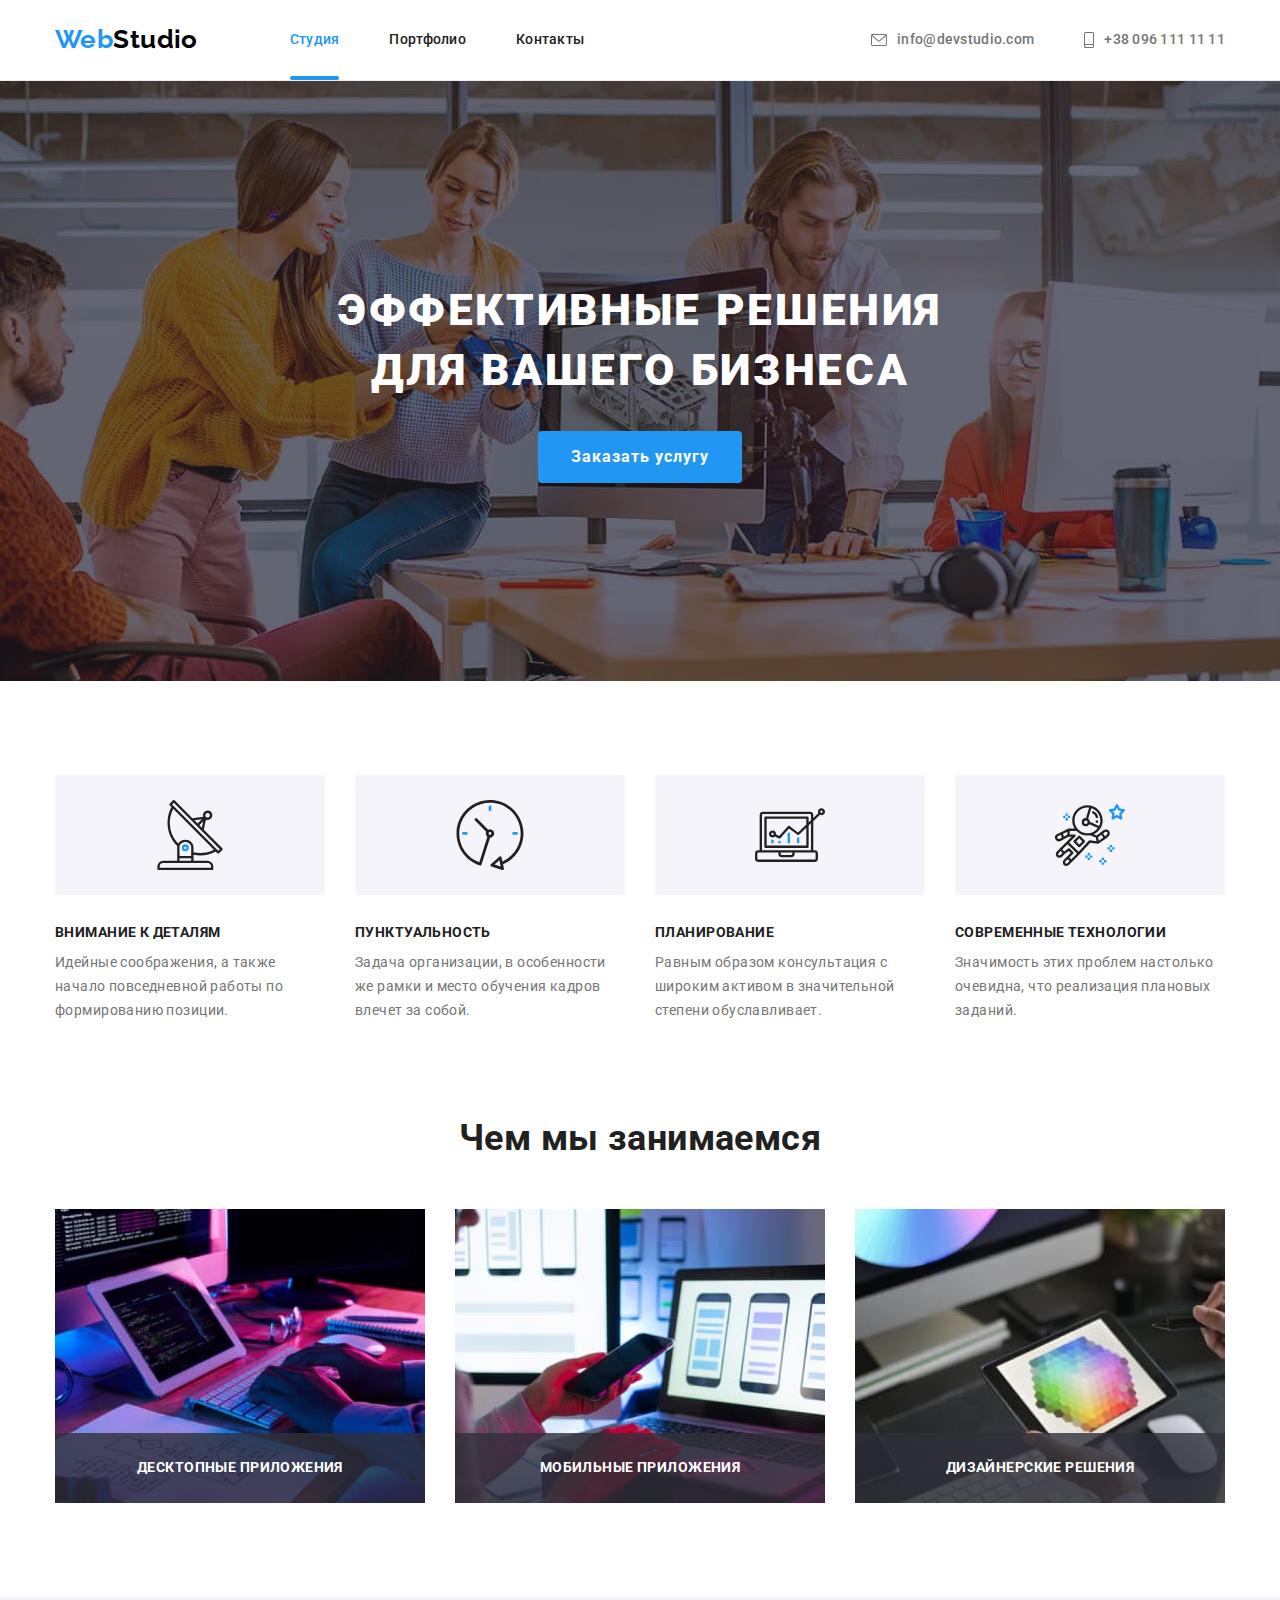
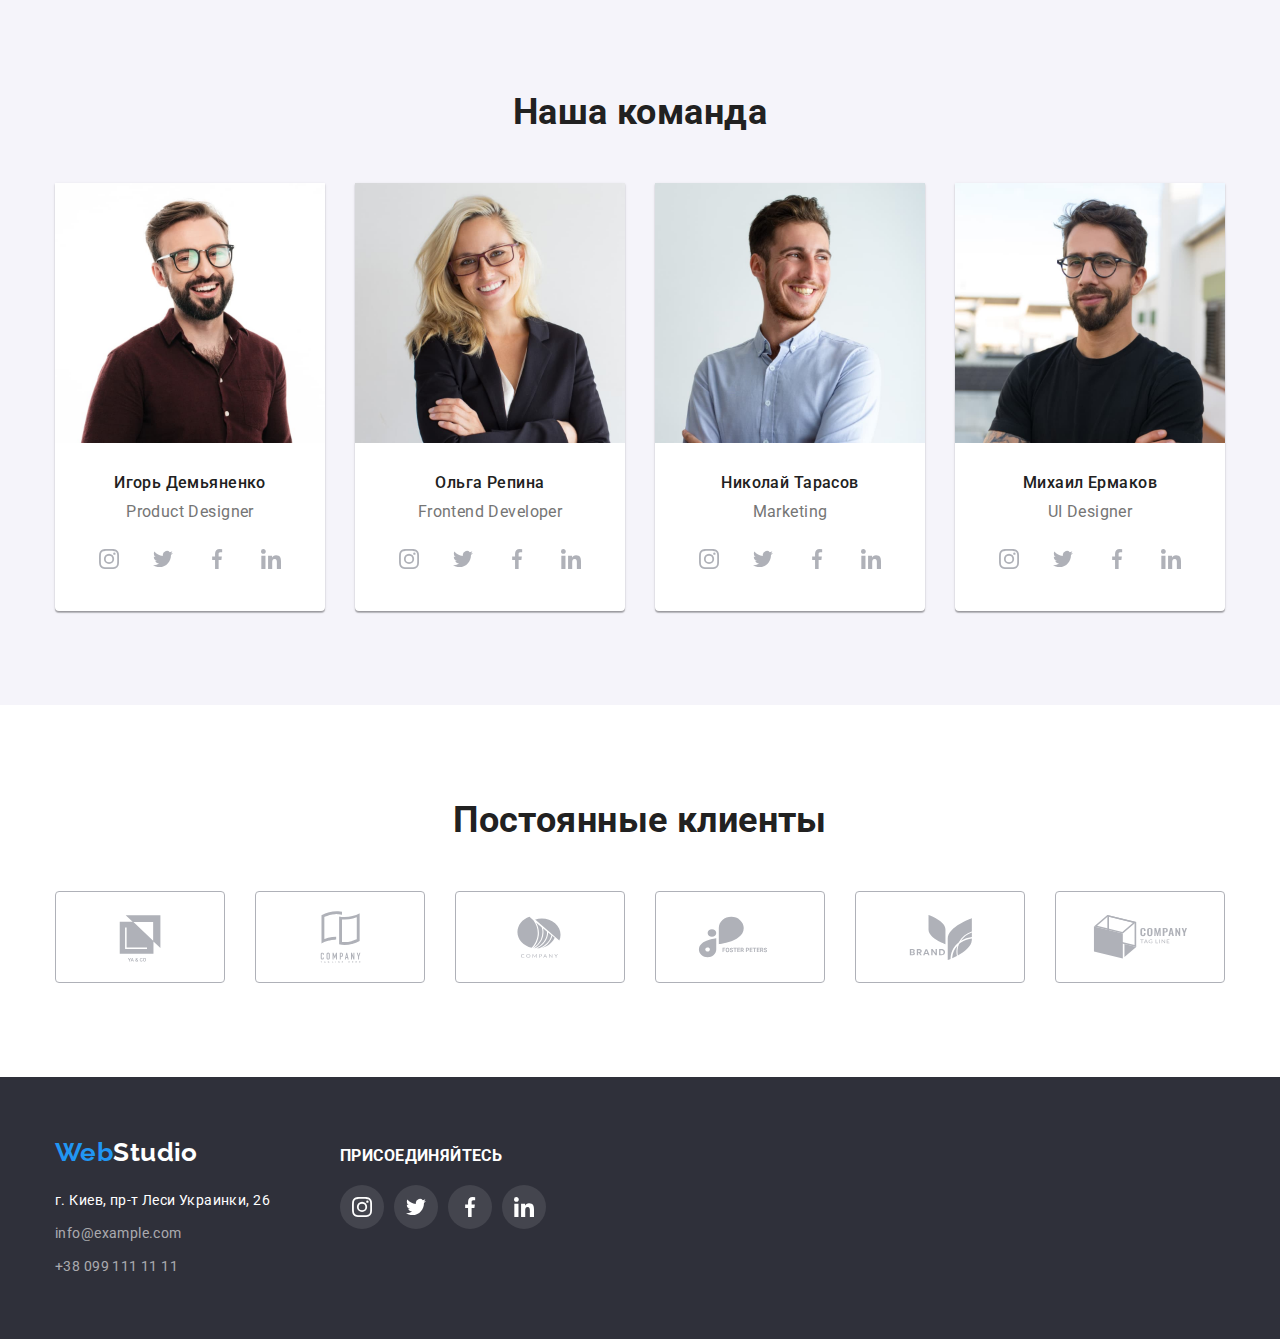
<file: index.html>
<!DOCTYPE html>
<html lang="ru">
<head>
    <meta charset="UTF-8">
    <meta http-equiv="X-UA-Compatible" content="IE=edge">
    <meta name="viewport" content="width=device-width, initial-scale=1.0">
    <title>WebStudio</title>
    <link rel="preconnect" href="https://fonts.gstatic.com">
    <link href="https://fonts.googleapis.com/css2?family=Raleway:wght@700&family=Roboto:wght@400;500;700;900&display=swap"
        rel="stylesheet">
    <link rel="stylesheet" href="./css/styles.css">
</head>
<body>
    <!--Шапка сайта-->
    <header>
        <div class="container">
        <nav class= "main-nav">
            <a href="./index.html" class="logo"><span class="accent">Web</span>Studio</a>

            <ul class="site-nav">
                <li class="item"><a href="./index.html" class="link current">Студия</a></li>
                <li class="item"><a href="./portfolio.html" class="link">Портфолио</a></li>
                <li class="item"><a href="" class="link">Контакты</a></li>
            </ul>
        </nav>

        <ul class="auth-nav">
            <li class="item">
                <a href="mailto:info@devstudio.com" class="link">
                <svg class="contact-icon" width="16" height="12">
                <use href="./images/icons.svg#envelope"></use>
                </svg>info@devstudio.com</a>
            </li>
            <li class="item">
                <a href="tel:+380961111111" class="link">
                <svg class="contact-icon" width="10" height="16">
                <use href="./images/icons.svg#smartphone"></use>
                </svg>+38 096 111 11 11</a>
            </li>
        </ul>
        </div>
    </header>
    <main>
        <!--Секция темы сайта-->
        <div class="overlay">
        <section class="hero">
            <h1 class="hero-title">эффективные решения <br>для вашего бизнеса</h1>
            <button type="button" class="btn" data-modal-open>
                Заказать услугу
            </button>
        </section>
        </div>
        <!--Секция принципов работы-->
        <section class="skills-section">
            <div class="container">
            <h2 class="visually-hidden">Принципы работы</h2>
            <!--Заголовок будет скрыт-->
            <ul class="skills">
                <li class="item">
                    <div class="icon-wrapper">
                        <svg width="70" height="70">
                        <use href="./images/icons.svg#antenna"></use>
                        </svg>
                    </div>
                    <h3 class="title">внимание к деталям</h3>
                    <p>Идейные соображения, а также начало повседневной работы по формированию позиции.</p>
                </li>

                <li class="item">
                    <div class="icon-wrapper">
                        <svg width="70" height="70">
                        <use href="./images/icons.svg#clock"></use>
                        </svg>
                    </div>
                    <h3 class="title">пунктуальность</h3>
                    <p>Задача организации, в особенности же рамки и место обучения кадров влечет за собой.</p>
                </li>

                <li class="item">
                    <div class="icon-wrapper">
                        <svg width="70" height="70">
                            <use href="./images/icons.svg#diagram"></use>
                        </svg>
                    </div>
                    <h3 class="title">планирование</h3>
                    <p>Равным образом консультация с широким активом в значительной степени обуславливает.</p>
                </li>

                <li class="item">
                    <div class="icon-wrapper">
                        <svg width="70" height="70">
                            <use href="./images/icons.svg#astronaut"></use>
                        </svg>
                    </div>
                    <h3 class="title">современные технологии</h3>
                    <p>Значимость этих проблем настолько очевидна, что реализация плановых заданий.</p>
                </li>
            </ul>
            </div>
        </section>
        <!--Секция основных занятий-->          
        <section class="work-section">
        <div class="container">
            <h2 class="section-title">Чем мы занимаемся</h2>
            <ul class="work">
                <li class="item">
                    <div class="thumb">
                    <img src="./images/box1.jpg" alt="программирование на планшете" width="370">
                    <div class="label">
                    <p>десктопные приложения</p>
                    </div>
                    </div>
                </li>
                <li class="item">
                    <div class="thumb">
                    <img src="./images/box2.jpg" alt="приложение для смартфона" width="370">
                    <div class="label">
                    <p>мобильные приложения</p>
                    </div>
                    </div>
                </li>
                <li class="item">
                    <div class="thumb">
                    <img src="./images/box3.jpg" alt="цветовая палитра" width="370">
                    <div class="label">
                    <p>дизайнерские решения</p>
                    </div>
                    </div>
                </li>
            </ul>
        </div>
        </section>
        <!--Секция про команду-->
        <section class="team-section">
            <div class="container">
            <h2 class="section-title">Наша команда</h2>
            <ul class="team">
                <li class="item">
                    <img src="./images/card1.jpg" alt="сотрудник 1" width="270">
                    <div class="name">
                    <h3 class="title">Игорь Демьяненко</h3>
                    <p lang="en">Product Designer</p>
                        <ul class="social-links-list">
                            <li class="network">
                                <a class="social-link" href="">
                                    <svg class="icon" width="20" height="20">
                                        <use href="./images/icons.svg#instagram"></use>
                                    </svg>
                                </a>
                            </li>
                            <li class="network">
                                <a class="social-link" href="">
                                    <svg class="icon" width="20" height="20">
                                        <use href="./images/icons.svg#twitter"></use>
                                    </svg>
                                </a>
                            </li>
                            <li class="network">
                                <a class="social-link" href="">
                                    <svg class="icon" width="20" height="20">
                                        <use href="./images/icons.svg#facebook"></use>
                                    </svg>
                                </a>
                            </li>
                            <li class="network">
                                <a class="social-link" href="">
                                    <svg class="icon" width="20" height="20">
                                        <use href="./images/icons.svg#linkedin"></use>
                                    </svg>
                                </a>
                            </li>
                        </ul>
                    </div>
                </li>
                <li class="item">
                    <img src="./images/card2.jpg" alt="сотрудник 2" width="270">
                    <div class="name">
                    <h3 class="title">Ольга Репина</h3>
                    <p lang="en">Frontend Developer</p>
                        <ul class="social-links-list">
                            <li class="network">
                                <a class="social-link" href="">
                                    <svg class="icon" width="20" height="20">
                                        <use href="./images/icons.svg#instagram"></use>
                                    </svg>
                                </a>
                            </li>
                            <li class="network">
                                <a class="social-link" href="">
                                    <svg class="icon" width="20" height="20">
                                        <use href="./images/icons.svg#twitter"></use>
                                    </svg>
                                </a>
                            </li>
                            <li class="network">
                                <a class="social-link" href="">
                                    <svg class="icon" width="20" height="20">
                                        <use href="./images/icons.svg#facebook"></use>
                                    </svg>
                                </a>
                            </li>
                            <li class="network">
                                <a class="social-link" href="">
                                    <svg class="icon" width="20" height="20">
                                        <use href="./images/icons.svg#linkedin"></use>
                                    </svg>
                                </a>
                            </li>
                        </ul>
                    </div>
                </li>
                <li class="item">
                    <img src="./images/card3.jpg" alt="сотрудник 3" width="270">
                    <div class="name">
                    <h3 class="title">Николай Тарасов</h3>
                    <p lang="en">Marketing</p>
                        <ul class="social-links-list">
                            <li class="network">
                                <a class="social-link" href="">
                                    <svg class="icon" width="20" height="20">
                                        <use href="./images/icons.svg#instagram"></use>
                                    </svg>
                                </a>
                            </li>
                            <li class="network">
                                <a class="social-link" href="">
                                    <svg class="icon" width="20" height="20">
                                        <use href="./images/icons.svg#twitter"></use>
                                    </svg>
                                </a>
                            </li>
                            <li class="network">
                                <a class="social-link" href="">
                                    <svg class="icon" width="20" height="20">
                                        <use href="./images/icons.svg#facebook"></use>
                                    </svg>
                                </a>
                            </li>
                            <li class="network">
                                <a class="social-link" href="">
                                    <svg class="icon" width="20" height="20">
                                        <use href="./images/icons.svg#linkedin"></use>
                                    </svg>
                                </a>
                            </li>
                        </ul>
                    </div>
                </li>
                <li class="item">
                    <img src="./images/card4.jpg" alt="сотрудник 4" width="270">
                    <div class="name">
                    <h3 class="title">Михаил Ермаков</h3>
                    <p lang="en">UI Designer</p>
                        <ul class="social-links-list">
                            <li class="network">
                                <a class="social-link" href="">
                                    <svg class="icon" width="20" height="20">
                                        <use href="./images/icons.svg#instagram"></use>
                                    </svg>
                                </a>
                            </li>
                            <li class="network">
                                <a class="social-link" href="">
                                    <svg class="icon" width="20" height="20">
                                        <use href="./images/icons.svg#twitter"></use>
                                    </svg>
                                </a>
                            </li>
                            <li class="network">
                                <a class="social-link" href="">
                                    <svg class="icon" width="20" height="20">
                                        <use href="./images/icons.svg#facebook"></use>
                                    </svg>
                                </a>
                            </li>
                            <li class="network">
                                <a class="social-link" href="">
                                    <svg class="icon" width="20" height="20">
                                        <use href="./images/icons.svg#linkedin"></use>
                                    </svg>
                                </a>
                            </li>
                        </ul>
                    </div>
                </li>
            </ul>
            </div>
        </section>
        <!--Секция про клиентов-->
        <section class="clients-section">
            <div class="container">
            <h2 class="section-title">Постоянные клиенты</h2>
            <ul class="clients-list">
                <li class="client">
                <a class="client-link" href="">
                    <svg class="icon" width="106" height="60">
                        <use href="./images/icons.svg#Logo1"></use>
                    </svg>
                </a>
                </li>
                <li class="client">
                <a class="client-link" href="">
                    <svg class="icon" width="106" height="60">
                        <use href="./images/icons.svg#Logo2"></use>
                    </svg>
                </a>
                </li>
                <li class="client">
                <a class="client-link" href="">
                    <svg class="icon" width="106" height="60">
                        <use href="./images/icons.svg#Logo3"></use>
                    </svg>
                </a>
                </li>
                <li class="client">
                <a class="client-link" href="">
                    <svg class="icon" width="106" height="60">
                        <use href="./images/icons.svg#Logo4"></use>
                    </svg>
                </a>
                </li>
                <li class="client">
                <a class="client-link" href="">
                    <svg class="icon" width="106" height="60">
                        <use href="./images/icons.svg#Logo5"></use>
                    </svg>
                </a>
                </li>
                <li class="client">
                <a class="client-link" href="">
                    <svg class="icon" width="106" height="60">
                        <use href="./images/icons.svg#Logo6"></use>
                    </svg>
                </a>
                </li>
            </ul>
            </div>
        </section>
    </main>
    <!--Подвал сайта-->
    <footer class="footer">
    <div class="container">
        <div class="logo-address">
            <a href="./index.html" class="logo"><span class="accent">Web</span>Studio</a>
            <address class="address">
            г. Киев, пр-т Леси Украинки, 26
                <ul class="auth">
                    <li class="item"><a href="mailto:info@example.com" class="link">info@example.com</a></li>
                    <li class="item"><a href="tel:+380991111111" class="link">+38 099 111 11 11</a></li>
                </ul>
            </address>
        </div>
        <div class="footer-links">
            <h2 class="title">присоединяйтесь</h2>
                    <div class="footer-social-links">
                        <ul class="footer-social-links-list">
                            <li class="network">
                                <a class="footer-social-link" href="">
                                    <svg class="icon" width="20" height="20">
                                        <use href="./images/icons.svg#instagram"></use>
                                    </svg>
                                </a>
                            </li>
                            <li class="network">
                                <a class="footer-social-link" href="">
                                    <svg class="icon" width="20" height="20">
                                        <use href="./images/icons.svg#twitter"></use>
                                    </svg>
                                </a>
                            </li>
                            <li class="network">
                                <a class="footer-social-link" href="">
                                    <svg class="icon" width="20" height="20">
                                        <use href="./images/icons.svg#facebook"></use>
                                    </svg>
                                </a>
                            </li>
                            <li class="network">
                                <a class="footer-social-link" href="">
                                    <svg class="icon" width="20" height="20">
                                        <use href="./images/icons.svg#linkedin"></use>
                                    </svg>
                                </a>
                            </li>
                        </ul>
                    </div>
        </div>
    </div>
    </footer>
    <div class="backdrop is-hidden" data-modal>
        <div class="modal">
        <button type="button" class="close" data-modal-close>
            <svg class="close-icon" width="18" height="18">
                <use href="./images/icons.svg#close-black"></use>
            </svg>
        </button>
        </div>
    </div>
<script src="./js/modal.js"></script>
</body>
</html>
</file>
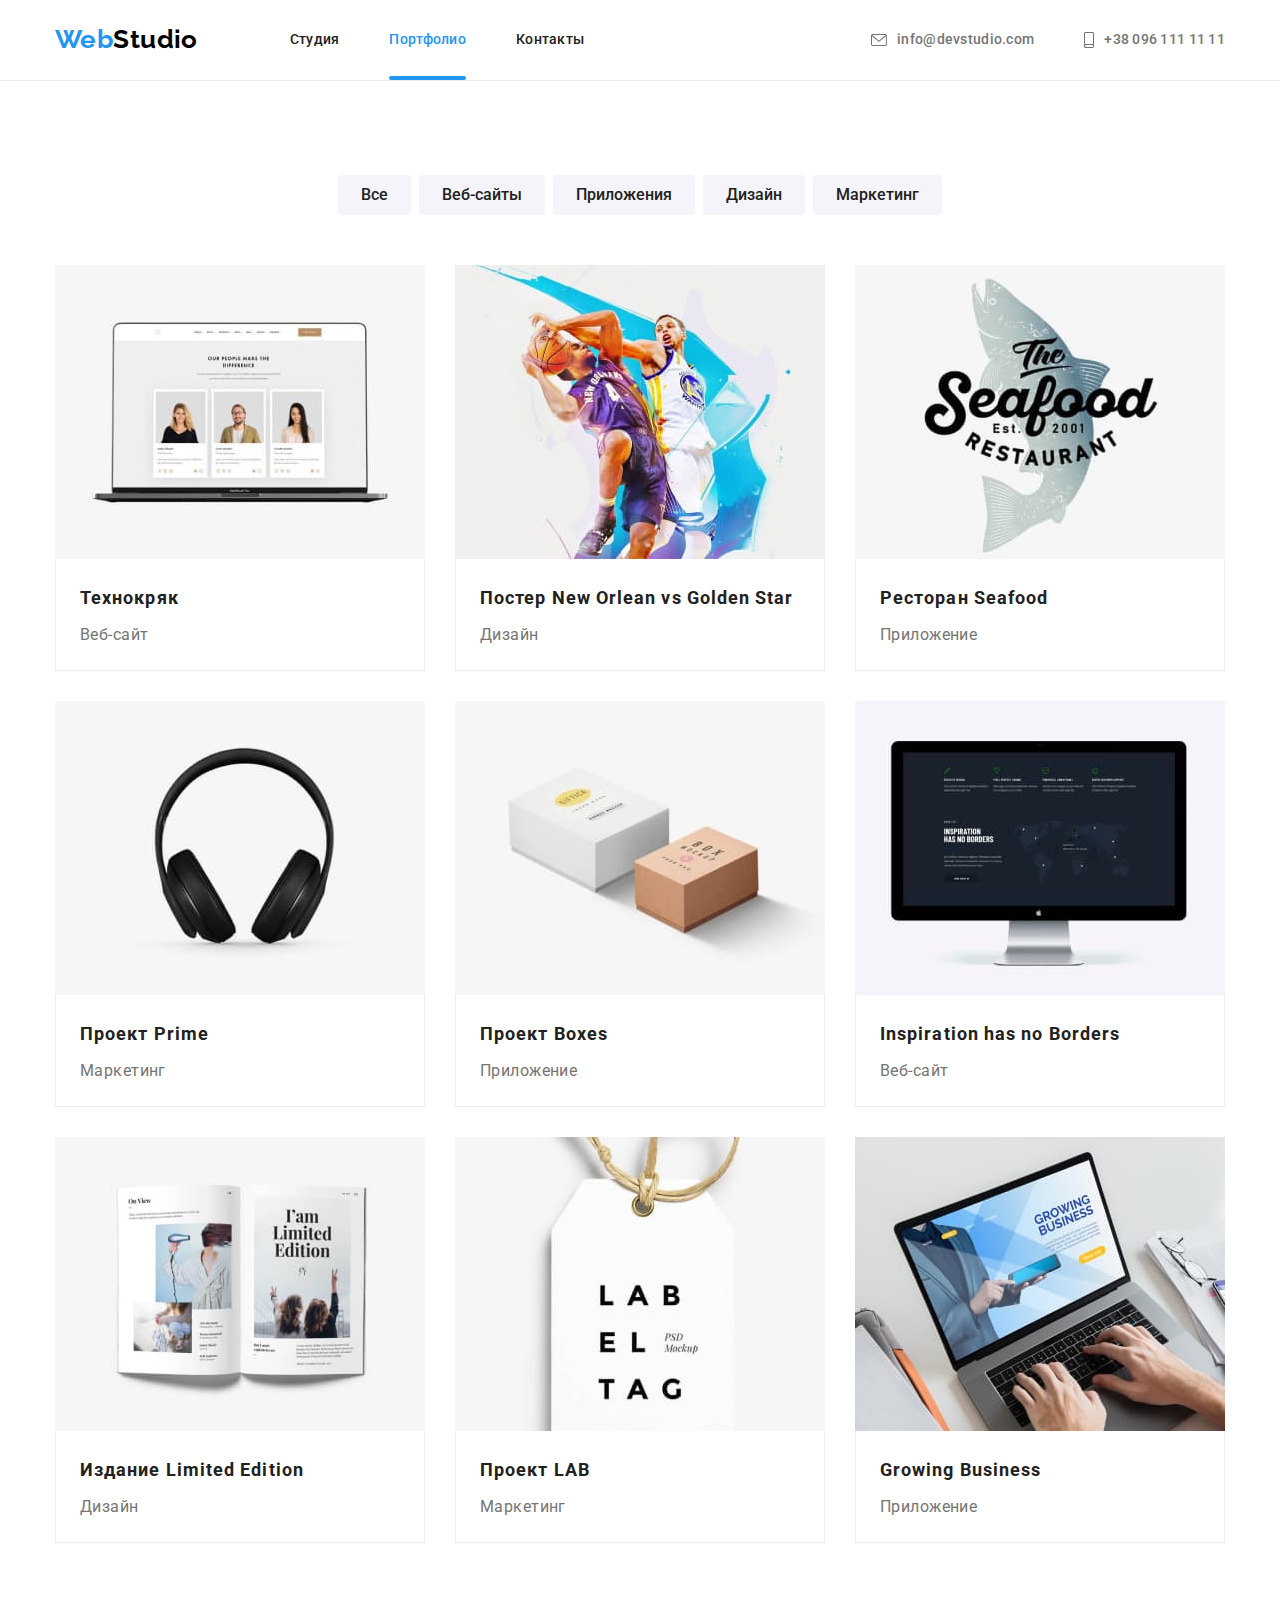
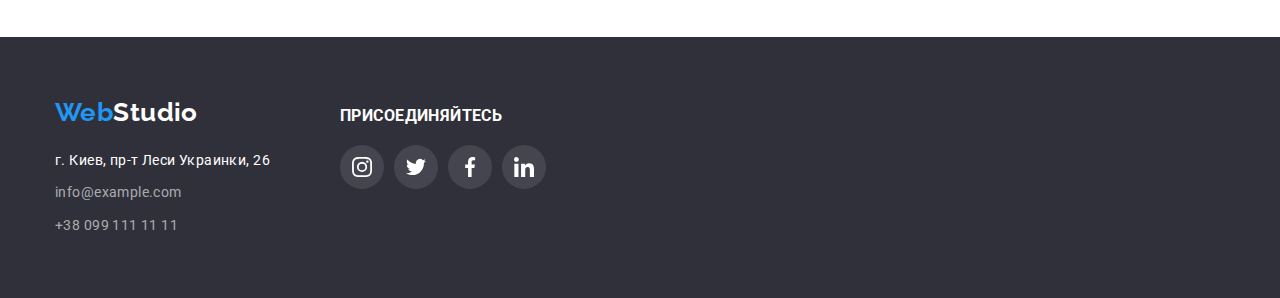
<file: portfolio.html>
<!DOCTYPE html>
<html lang="en">
<head>
    <meta charset="UTF-8">
    <meta http-equiv="X-UA-Compatible" content="IE=edge">
    <meta name="viewport" content="width=device-width, initial-scale=1.0">
    <title>Портфолио</title>
    <link rel="preconnect" href="https://fonts.gstatic.com">
    <link href="https://fonts.googleapis.com/css2?family=Raleway:wght@700&family=Roboto:wght@400;500;700;900&display=swap"
        rel="stylesheet">
    <link rel="stylesheet" href="./css/styles.css">
</head>
<body>
<!--Шапка сайта-->
    <header>
        <div class="container">
            <nav class="main-nav">
                <a href="./index.html" class="logo"><span class="accent">Web</span>Studio</a>
        
                <ul class="site-nav">
                    <li class="item"><a href="./index.html" class="link">Студия</a></li>
                    <li class="item"><a href="./portfolio.html" class="link current">Портфолио</a></li>
                    <li class="item"><a href="" class="link">Контакты</a></li>
                </ul>
            </nav>
        
            <ul class="auth-nav">
                <li class="item">
                    <a href="mailto:info@devstudio.com" class="link">
                        <svg class="contact-icon" width="16" height="12">
                            <use href="./images/icons.svg#envelope"></use>
                        </svg>info@devstudio.com</a>
                </li>
                <li class="item">
                    <a href="tel:+380961111111" class="link">
                        <svg class="contact-icon" width="10" height="16">
                            <use href="./images/icons.svg#smartphone"></use>
                        </svg>+38 096 111 11 11</a>
                </li>
            </ul>
        </div>
    </header>
    <main>
        <section class="portfolio-section">
            <div class="container">
            <!--Заголовок будет скрыт-->
            <h1 class="visually-hidden">Примеры работ</h1>
                <!--Фильтры-->
                <ul class="portfolio">
                    <li class="item"><button type="button" class="filter">Все</button></li>
                    <li class="item"><button type="button" class="filter">Веб-сайты</button></li>
                    <li class="item"><button type="button" class="filter">Приложения</button></li>
                    <li class="item"><button type="button" class="filter">Дизайн</button></li>
                    <li class="item"><button type="button" class="filter">Маркетинг</button></li>
                </ul>
                <!--Примеры работ-->
                <ul class="projects">
                    <li class="item"><a href="" class="link">
                            <div class="thumb">
                            <img src="./images/img1.jpg" alt="сайт с сотрудниками" width="370">
                            <div class="overlaycard">
                                <p>Технокряк это современная площадка распространения коронавируса. Компании используют эту платформу для цифрового
                                шпионажа и атак на защищённые сервера конкурентов.</p>
                            </div>
                            </div>
                            <div class="card">
                                <h2 class="title">Технокряк</h2>
                                <p class="text">Веб-сайт</p>
                            </div>
                        </a>
                    </li>
                    <li class="item"><a href="" class="link">
                            <div class="thumb">
                            <img src="./images/img2.jpg" alt="постер с двумя баскетболистами" width="370">
                            <div class="overlaycard">
                                <p>Технокряк это современная площадка распространения коронавируса. Компании используют эту платформу для цифрового
                                    шпионажа и атак на защищённые сервера конкурентов.</p>
                            </div>
                            </div>
                            <div class="card">
                                <h2 class="title">Постер <span lang="en">New Orlean vs Golden Star</span></h2>
                                <p class="text">Дизайн</p>
                            </div>
                        </a>
                    </li>
                    <li class="item"><a href="" class="link">
                            <div class="thumb">
                            <img src="./images/img3.jpg" alt="рыба с названием ресторана" width="370">
                            <div class="overlaycard">
                                <p>Технокряк это современная площадка распространения коронавируса. Компании используют эту платформу для цифрового
                                    шпионажа и атак на защищённые сервера конкурентов.</p>
                            </div>
                            </div>
                            <div class="card">
                                <h2 class="title">Ресторан <span lang="en">Seafood</span></h2>
                                <p class="text">Приложение</p>
                            </div>
                            </a>
                    </li>
                    <li class="item"><a href="" class="link">
                            <div class="thumb">
                            <img src="./images/img4.jpg" alt="черные наушники" width="370">
                            <div class="overlaycard">
                                <p>Технокряк это современная площадка распространения коронавируса. Компании используют эту платформу для цифрового
                                    шпионажа и атак на защищённые сервера конкурентов.</p>
                            </div>
                            </div>
                            <div class="card">
                                <h2 class="title">Проект <span lang="en">Prime</span></h2>
                                <p class="text">Маркетинг</p>
                            </div>
                            </a>
                    </li>
                    <li class="item"><a href="" class="link">
                            <div class="thumb">
                            <img src="./images/img5.jpg" alt="белая и коричневая коробки" width="370">
                            <div class="overlaycard">
                                <p>Технокряк это современная площадка распространения коронавируса. Компании используют эту платформу для цифрового
                                    шпионажа и атак на защищённые сервера конкурентов.</p>
                            </div>
                            </div>
                            <div class="card">
                                <h2 class="title">Проект <span lang="en">Boxes</span></h2>
                                <p class="text">Приложение</p>
                            </div>
                        </a>
                    </li>
                    <li class="item"><a href="" class="link">
                            <div class="thumb">
                            <img src="./images/img6.jpg" alt="сайт с черным экраном и материками" width="370">
                            <div class="overlaycard">
                                <p>Технокряк это современная площадка распространения коронавируса. Компании используют эту платформу для цифрового
                                    шпионажа и атак на защищённые сервера конкурентов.</p>
                            </div>
                            </div>
                        <div class="card">
                                <h2 class="title" lang="en">Inspiration has no Borders</h2>
                                <p class="text">Веб-сайт</p>
                            </div>
                        </a>
                    </li>
                    <li class="item"><a href="" class="link">
                            <div class="thumb">
                            <img src="./images/img7.jpg" alt="открытая книга с названием и фото" width="370">
                            <div class="overlaycard">
                                <p>Технокряк это современная площадка распространения коронавируса. Компании используют эту платформу для цифрового
                                    шпионажа и атак на защищённые сервера конкурентов.</p>
                            </div>
                            </div>
                            <div class="card">
                                <h2 class="title">Издание <span lang="en">Limited Edition</span></h2>
                                <p class="text">Дизайн</p>
                            </div>
                        </a>
                    </li>
                    <li class="item"><a href="" class="link">
                            <div class="thumb">
                            <img src="./images/img8.jpg" alt="белый ярлык с названием" width="370">
                            <div class="overlaycard">
                                <p>Технокряк это современная площадка распространения коронавируса. Компании используют эту платформу для цифрового
                                    шпионажа и атак на защищённые сервера конкурентов.</p>
                            </div>
                            </div>
                            <div class="card">
                                <h2 class="title">Проект <span lang="en">LAB</span></h2>
                                <p class="text">Маркетинг</p>
                            </div>
                        </a>
                    </li>
                    <li class="item"><a href="" class="link">
                            <div class="thumb">
                            <img src="./images/img9.jpg" alt="ноутбук с картинкой мужчины с телефоном на экране" width="370">
                            <div class="overlaycard">
                                <p>Технокряк это современная площадка распространения коронавируса. Компании используют эту платформу для цифрового
                                    шпионажа и атак на защищённые сервера конкурентов.</p>
                            </div>
                            </div>
                            <div class="card">
                                <h2 class="title" lang="en">Growing Business</h2>
                                <p class="text">Приложение</p>
                            </div>
                        </a>
                    </li>
                </ul>
            </div>
        </section>
    </main>

    <!--Подвал сайта-->
    <footer class="footer">
        <div class="container">
            <div class="logo-address">
                <a href="./index.html" class="logo"><span class="accent">Web</span>Studio</a>
                <address class="address">
                    г. Киев, пр-т Леси Украинки, 26
                    <ul class="auth">
                        <li class="item"><a href="mailto:info@example.com" class="link">info@example.com</a></li>
                        <li class="item"><a href="tel:+380991111111" class="link">+38 099 111 11 11</a></li>
                    </ul>
                </address>
            </div>
            <div class="footer-links">
                <h2 class="title">присоединяйтесь</h2>
                <div class="footer-social-links">
                    <ul class="footer-social-links-list">
                        <li class="network">
                            <a class="footer-social-link" href="">
                                <svg class="icon" width="20" height="20">
                                    <use href="./images/icons.svg#instagram"></use>
                                </svg>
                            </a>
                        </li>
                        <li class="network">
                            <a class="footer-social-link" href="">
                                <svg class="icon" width="20" height="20">
                                    <use href="./images/icons.svg#twitter"></use>
                                </svg>
                            </a>
                        </li>
                        <li class="network">
                            <a class="footer-social-link" href="">
                                <svg class="icon" width="20" height="20">
                                    <use href="./images/icons.svg#facebook"></use>
                                </svg>
                            </a>
                        </li>
                        <li class="network">
                            <a class="footer-social-link" href="">
                                <svg class="icon" width="20" height="20">
                                    <use href="./images/icons.svg#linkedin"></use>
                                </svg>
                            </a>
                        </li>
                    </ul>
                </div>
            </div>
        </div>
    </footer>
</body>
</html>
</file>
<file: css/styles.css>
/* основной цвет #757575 */
/* акцент #2196F3 */
/* вторичный цвет #212121 */
/* заголовок h1 #ffffff */
/* тел+почта #757575 */
/* адрес #ffffff 60% */
/* вторичный фон #F5F4FA */
/* темный фон #2f303a */
*,
*::before,
*::after {
  box-sizing: border-box;
}
:root {
  --primary-text-color: #757575;
  --secondary-color: #ffffff;
  --title-text-color: #212121;
  --accent-color: #2196f3;
  --logo-text-color: #000000;
  --secondary-bg-color: #f5f4fa;
  --dark-bg-color: #2f303a;
  --button-hover-color: #188ce8;
  --border-color: #eeeeee;
  --header-border-color: #ececec;
  --bg-overlay-color: rgba(47, 48, 58, 0.4);
  --bg-hero-color: #c4c4c4;
  --bg-skills-color: #f5f4fa;
  --social-link-color: #afb1b8;
  --bg-label-color: rgba(47, 48, 58, 0.8);
  --bg-overlaycard-color: rgba(33, 150, 243, 0.9);
  --bg-backdrop-color: rgba(0, 0, 0, 0.2);
  --close-color: rgba(0, 0, 0, 0.1);

  --timing-fn: cubic-bezier(0.4, 0, 0.2, 1);
  --duration: 250ms;
}

body {
  margin: 0;
  background-color: var(--secondary-color);
  color: var(--primary-text-color);
  font-family: 'Roboto', sans-serif;
  font-style: normal;
  font-weight: 400;
  font-size: 14px;
  line-height: 1.71;
  letter-spacing: 0.03em;
}
.container {
  margin-left: auto;
  margin-right: auto;
  width: 1200px;
  padding-left: 15px;
  padding-right: 15px;
  /* outline: 2px solid tomato; */
}
header {
  border-bottom: 1px solid var(--header-border-color);
}
header .container {
  display: flex;
}
/* logo*/
.logo,
.logo:hover,
.logo:focus,
.accent {
  color: var(--logo-text-color);
  font-family: 'Raleway', sans-serif;
  font-weight: 700;
  font-size: 26px;
  line-height: 1.2;
  text-decoration: none;
  /* outline: 2px solid tomato; */
}
.footer .logo {
  margin: 0;
  color: var(--secondary-color);
  /* outline: 2px solid tomato; */
}
.accent {
  color: var(--accent-color);
  /* outline: 2px solid tomato; */
}
.logo {
  margin-right: 92px;
}
/* main-nav */
.main-nav {
  display: flex;
  align-items: center;
}
/* site-nav, auth-nav */
.site-nav,
.auth-nav {
  display: flex;
  margin: 0;
  padding: 0;
  align-items: center;
  font-weight: 500;
  font-size: 14px;
  line-height: 1.14;
  letter-spacing: 0.02em;
  list-style: none;
  /* outline: 2px solid tomato; */
}
.site-nav .item {
  margin-right: 50px;
}
.site-nav .item:last-child {
  margin-right: 0;
}
.auth-nav .item {
  margin-right: 50px;
}
.auth-nav .item:last-child {
  margin-right: 0;
}
.site-nav .link {
  display: block;
  padding-top: 32px;
  padding-bottom: 32px;
  color: var(--title-text-color);
  font-family: inherit;
  text-decoration: none;

  transition-property: color;
  transition-duration: var(--duration);
  transition-timing-function: var(--timing-fn);
  /* outline: 2px solid tomato; */
}
.site-nav .link:hover,
.site-nav .link:focus {
  color: var(--accent-color);
  /* outline: 2px solid tomato; */
}
.site-nav .current {
  position: relative;
  color: var(--accent-color);
}
.site-nav .current::after {
  content: '';
  display: block;
  position: absolute;
  left: 0;
  bottom: 0;
  width: 100%;
  height: 4px;
  background-color: var(--accent-color);
  border-radius: 2px;
}
.auth-nav .link {
  display: flex;
  align-items: center;
  color: inherit;
  font-family: inherit;
  text-decoration: none;

  transition-property: color;
  transition-duration: var(--duration);
  transition-timing-function: var(--timing-fn);
  /* outline: 2px solid tomato; */
}
.auth-nav .link:hover,
.auth-nav .link:focus {
  color: var(--accent-color);
  /* outline: 2px solid tomato; */
}
.auth-nav {
  margin-left: auto;
}
.contact-icon {
  margin-right: 10px;
  fill: currentColor;
  /* outline: 2px solid tomato; */
}
/* секции */
img {
  display: block;
}
/* герой */
.hero-title {
  margin-top: 0;
  margin-bottom: 30px;
  padding: 0;
  color: var(--secondary-color);
  font-weight: 900;
  font-size: 44px;
  line-height: 1.36;
  letter-spacing: 0.06em;
  text-transform: uppercase;
  /* outline: 2px solid tomato; */
}
.hero {
  padding-top: 200px;
  text-align: center;
  /* outline: 2px solid tomato; */
}
/* Фоновое изображение */
.overlay {
  max-width: 1600px;
  min-height: 600px;
  margin-left: auto;
  margin-right: auto;
  background-image: linear-gradient(to right, var(--bg-overlay-color), var(--bg-overlay-color)),
    url('../images/bg_image.jpg');
  background-repeat: no-repeat;
  background-position: center;
  background-size: cover;
  background-color: var(--bg-hero-color);
}
/* button */
.btn {
  display: inline-block;
  border: 1px solid transparent;
  border-radius: 4px;
  min-width: 200px;
  padding: 10px 32px;
  text-align: center;
  color: var(--secondary-color);
  background-color: var(--accent-color);
  font-family: inherit;
  font-weight: 700;
  font-size: 16px;
  line-height: 1.87;
  letter-spacing: 0.06em;
  cursor: pointer;

  transition-property: background-color;
  transition-duration: var(--duration);
  transition-timing-function: var(--timing-fn);
  /* outline: 2px solid tomato; */
}
.btn:hover,
.btn:focus {
  background-color: var(--button-hover-color);
  /* outline: 2px solid tomato; */
}
/* skills */
.section-title {
  margin: 0;
  margin-bottom: 50px;
  color: var(--title-text-color);
  font-weight: 700;
  font-size: 36px;
  line-height: 1.17;
  text-align: center;
  /* outline: 2px solid tomato; */
}
.skills-section {
  padding-top: 94px;
  padding-bottom: 94px;
  /* outline: 2px solid tomato; */
}
.skills {
  display: flex;
  flex-wrap: wrap;
  list-style: none;
  margin: 0;
  margin-left: -30px;
  padding: 0;
  /* outline: 2px solid tomato; */
}
.skills .title {
  margin: 0;
  margin-bottom: 10px;
  color: var(--title-text-color);
  font-weight: 700;
  font-size: 14px;
  line-height: 1.14;
  text-transform: uppercase;
  /* outline: 2px solid tomato; */
}
.skills p {
  margin: 0;
  /* outline: 2px solid tomato; */
}
.skills .item {
  width: 270px;
  margin-left: 30px;
}
.icon-wrapper {
  display: flex;
  margin-bottom: 30px;
  justify-content: center;
  align-items: center;
  height: 120px;
  background-color: var(--bg-skills-color);
  border-radius: 4px;
  /* outline: 2px solid tomato; */
}
.visually-hidden {
  position: absolute;
  width: 1px;
  height: 1px;
  margin: -1px;
  border: 0;
  padding: 0;

  white-space: nowrap;
  clip-path: inset(100%);
  clip: rect(0 0 0 0);
  overflow: hidden;
}
/* основные занятия */
.work {
  display: flex;
  flex-wrap: wrap;
  list-style: none;
  margin: 0;
  margin-left: -30px;
  padding: 0;
  /* outline: 2px solid tomato; */
}
.work .item {
  margin-left: 30px;
}
.work-section {
  padding-bottom: 94px;
  /* outline: 2px solid tomato; */
}
.thumb {
  position: relative;
}
.label {
  position: absolute;
  top: 100%;
  left: 50%;
  transform: translate(-50%, -100%);
  margin: 0;
  width: 370px;
  height: 70px;
  background-color: var(--bg-label-color);
  /* outline: 2px solid tomato; */
}
.label > p {
  margin: 0;
  margin-top: 27px;
  padding: 0;
  color: var(--secondary-color);
  font-weight: 700;
  font-size: 14px;
  line-height: 1.14;
  letter-spacing: 0.03em;
  text-transform: uppercase;
  text-align: center;
}
/* team */
.team-section {
  padding-top: 94px;
  padding-bottom: 94px;
  background-color: var(--secondary-bg-color);
}
.team {
  display: flex;
  flex-wrap: wrap;
  margin: 0;
  margin-left: -30px;
  padding: 0;
  font-size: 16px;
  line-height: 1.19;
  text-align: center;
  list-style: none;
  /* outline: 2px solid tomato; */
}
.team .item {
  margin-left: 30px;
  width: 270px;
  background-color: var(--secondary-color);
  box-shadow: 0px 1px 3px rgba(0, 0, 0, 0.12), 0px 1px 1px rgba(0, 0, 0, 0.14),
    0px 2px 1px rgba(0, 0, 0, 0.2);
  border-radius: 0px 0px 4px 4px;
}
.name {
  padding: 30px 0 30px;
  /* outline: 2px solid tomato; */
}
.social-links-list {
  display: flex;
  padding: 0;
  margin: 0;
  margin-top: 16px;
  margin-left: -10px;
  align-items: center;
  justify-content: center;
  list-style: none;
  /* outline: 2px solid tomato; */
}
.network {
  margin-left: 10px;
}
.social-link {
  display: inline-block;
  height: 44px;
  width: 44px;
  margin: 0;
  padding: 12px;
  color: var(--social-link-color);
  border-radius: 50%;
  cursor: pointer;

  transition-property: background-color, color, border-radius;
  transition-duration: var(--duration);
  transition-timing-function: var(--timing-fn);
  /* outline: 2px solid tomato; */
}
.social-link .icon {
  margin: 0;
  fill: currentColor;
}
.social-link:hover,
.social-link:focus {
  border-radius: 50%;
  background-color: var(--accent-color);
  color: var(--secondary-color);
}
.social-link .icon:hover,
.social-link .icon:focus {
  fill: currentColor;
}
.team .title {
  margin: 0;
  margin-bottom: 10px;
  color: var(--title-text-color);
  font-size: 16px;
  font-weight: 500;
  /* outline: 2px solid tomato; */
}
.team p {
  margin: 0px;
}
/* clients */
.clients-section {
  padding-top: 94px;
  padding-bottom: 94px;
}
.clients-list {
  display: flex;
  flex-wrap: wrap;
  margin: 0;
  margin-left: -30px;
  padding: 0;
  list-style: none;
  /* outline: 2px solid tomato; */
}
.client {
  margin-left: 30px;
}
.client-link {
  display: inline-block;
  height: 92px;
  width: 170px;
  margin: 0;
  padding: 16px 32px;
  color: var(--social-link-color);
  border: 1px solid;
  border-radius: 4px;
  cursor: pointer;

  transition-property: color;
  transition-duration: var(--duration);
  transition-timing-function: var(--timing-fn);
}
.client-link .icon {
  margin: 0;
  fill: currentColor;
}
.client-link:hover,
.client-link:focus {
  color: var(--accent-color);
}
/* footer */
.footer {
  padding-top: 60px;
  padding-bottom: 60px;
  background-color: var(--dark-bg-color);
  /* outline: 2px solid tomato; */
}
.footer .container {
  display: flex;
  align-items: baseline;
  background-color: var(--dark-bg-color);
  /* outline: 2px solid tomato; */
}
/* address */
.address {
  padding: 0;
  margin-top: 20px;
  color: var(--secondary-color);
  font-family: inherit;
  font-style: inherit;
  /* outline: 2px solid tomato; */
}
.auth {
  list-style: none;
  padding: 0;
  margin: 0;
  margin-top: 9px;
  /* outline: 2px solid tomato; */
}
.address .link {
  color: rgba(255, 255, 255, 0.6);
  text-decoration: none;

  transition-property: color;
  transition-duration: var(--duration);
  transition-timing-function: var(--timing-fn);
  /* outline: 2px solid tomato; */
}
.address .link:hover,
.address .link:focus {
  color: var(--accent-color);
  /* outline: 2px solid tomato; */
}
.auth .item:last-child {
  margin-top: 9px;
}
/* соцсети компании */
.footer-links {
  margin-left: 70px;
}
.footer-links .title {
  margin: 0;
  margin-bottom: 20px;
  color: var(--secondary-color);
  font-size: 16px;
  font-weight: 700;
  line-height: 1.14;
  text-transform: uppercase;
}
.footer-social-links-list {
  display: flex;
  padding: 0;
  margin: 0;
  align-items: center;
  justify-content: center;
  margin-left: -10px;
  list-style: none;
  /* outline: 2px solid tomato; */
}
.footer-social-link {
  display: inline-block;
  height: 44px;
  width: 44px;
  margin: 0;
  padding: 12px;
  color: var(--secondary-color);
  background-color: rgba(255, 255, 255, 0.1);
  border-radius: 50%;
  cursor: pointer;

  transition-property: background-color, color, border-radius;
  transition-duration: var(--duration);
  transition-timing-function: var(--timing-fn);
  /* outline: 2px solid tomato; */
}
.footer-social-link .icon {
  margin: 0;
  fill: currentColor;
}
.footer-social-link:hover,
.footer-social-link:focus {
  border-radius: 50%;
  background-color: var(--accent-color);
  color: var(--secondary-color);
}
.footer-social-link .icon:hover,
.footer-social-link .icon:focus {
  fill: currentColor;
}

/* модальное окно */
.backdrop {
  position: fixed;
  top: 0;
  left: 0;
  width: 100%;
  height: 100%;
  background-color: var(--bg-backdrop-color);
  opacity: 1;
  transition-property: opacity;
  transition-duration: var(--duration);
  transition-timing-function: var(--timing-fn);
}
.backdrop.is-hidden {
  opacity: 0;
  pointer-events: none;
}
.backdrop.is-hidden .modal {
  transform: translate(-50%, -50%) scale(0.9);
}
.modal {
  position: absolute;
  top: 50%;
  left: 50%;
  min-height: 581px;
  min-width: 528px;
  background-color: var(--secondary-color);
  box-shadow: 0px 1px 3px rgba(0, 0, 0, 0.12), 0px 1px 1px rgba(0, 0, 0, 0.14),
    0px 2px 1px rgba(0, 0, 0, 0.2);
  border-radius: 4px;
  transform: translate(-50%, -50%) scale(1);
  transition-property: transform;
  transition-duration: var(--duration);
  transition-timing-function: var(--timing-fn);
}
.close {
  display: inline-block;
  height: 30px;
  width: 30px;
  margin: 0;
  padding: 5px;
  background-color: var(--secondary-color);
  border-radius: 50%;
  border: 1px solid var(--close-color);
  cursor: pointer;
  position: absolute;
  top: 8px;
  right: 8px;
  /* outline: 2px solid tomato; */
}
.close-icon {
  margin: 0;
  /* outline: 2px solid tomato; */
}
/* портфолио*/
.portfolio-section {
  padding-top: 94px;
  padding-bottom: 94px;
}
.portfolio {
  display: flex;
  flex-wrap: wrap;
  justify-content: center;
  margin: 0;
  margin-left: -8px;
  padding: 0;
  list-style: none;
  /* outline: 2px solid tomato; */
}
.portfolio .item {
  margin-left: 8px;
}
.portfolio .filter {
  display: inline-block;
  border: 1px solid transparent;
  border-radius: 4px;
  padding: 6px 22px;
  text-align: center;
  color: var(--title-text-color);
  background-color: var(--secondary-bg-color);
  border-color: transparent;
  font-family: inherit;
  font-weight: 500;
  font-size: 16px;
  line-height: 1.62;
  cursor: pointer;

  transition-property: background-color, color, border-color, box-shadow;
  transition-duration: var(--duration);
  transition-timing-function: var(--timing-fn);
  /* outline: 2px solid tomato; */
}
.portfolio .filter:hover,
.portfolio .filter:focus {
  color: var(--secondary-color);
  background-color: var(--accent-color);
  border-color: transparent;
  box-shadow: 0px 3px 1px rgba(0, 0, 0, 0.1), 0px 1px 2px rgba(0, 0, 0, 0.08),
    0px 2px 2px rgba(0, 0, 0, 0.12);
  /* outline: 2px solid tomato; */
}
.projects {
  display: flex;
  flex-wrap: wrap;
  margin-top: 50px;
  margin-right: 0;
  margin-left: -30px;
  margin-bottom: -30px;
  padding: 0;
  list-style: none;
  /* outline: 2px solid tomato; */
}
.projects .item {
  margin-left: 30px;
  margin-bottom: 30px;
  width: 370px;
  transition-property: box-shadow;
  transition-duration: var(--duration);
  transition-timing-function: var(--timing-fn);
  /* outline: 2px solid tomato; */
}
.projects .item:hover,
.projects .item:focus {
  box-shadow: 0px 1px 1px rgba(0, 0, 0, 0.12), 0px 4px 4px rgba(0, 0, 0, 0.06),
    1px 4px 6px rgba(0, 0, 0, 0.16);
}
.projects .item .card {
  border: 1px solid var(--border-color);
  border-top: 1px solid transparent;
  padding: 20px 24px;
  /* outline: 2px solid tomato; */
}
.projects .title {
  margin: 0;
  margin-bottom: 4px;
  color: var(--title-text-color);
  font-weight: 700;
  font-size: 18px;
  line-height: 2;
  letter-spacing: 0.06em;
  /* outline: 2px solid tomato; */
}
.projects .link {
  color: inherit;
  text-decoration: none;
  /* outline: 2px solid tomato;*/
}
.thumb {
  position: relative;
  overflow: hidden;
}
.thumb::before {
  content: '';
  display: inline-block;
  position: absolute;
  top: 0;
  left: 0;
  width: 100%;
  height: 100%;
  opacity: 0;
  background-color: var(--bg-overlaycard-color);
  transform: translateY(100%);
  transition-property: transform, opacity;
  transition-duration: var(--duration);
  transition-timing-function: var(--timing-fn);
}
.overlaycard {
  position: absolute;
  top: 0;
  left: 0;
  padding: 63px 24px;
  width: 100%;
  height: 100%;
  color: var(--secondary-color);
  font-weight: 400;
  font-size: 18px;
  line-height: 1.56;
  letter-spacing: 0.03em;
  opacity: 0;
  transform: translateY(100%);
  transition-property: transform, opacity;
  transition-duration: var(--duration);
  transition-timing-function: var(--timing-fn);

  /* outline: 2px solid tomato; */
}
.overlaycard > p {
  margin: 0;
}

.projects .item:hover .thumb::before,
.projects .item:hover .overlaycard {
  transform: translateY(0);
  opacity: 1;
}
.text {
  margin: 0;
  font-size: 16px;
  line-height: 1.87;
  /* outline: 2px solid tomato; */
}
</file>
